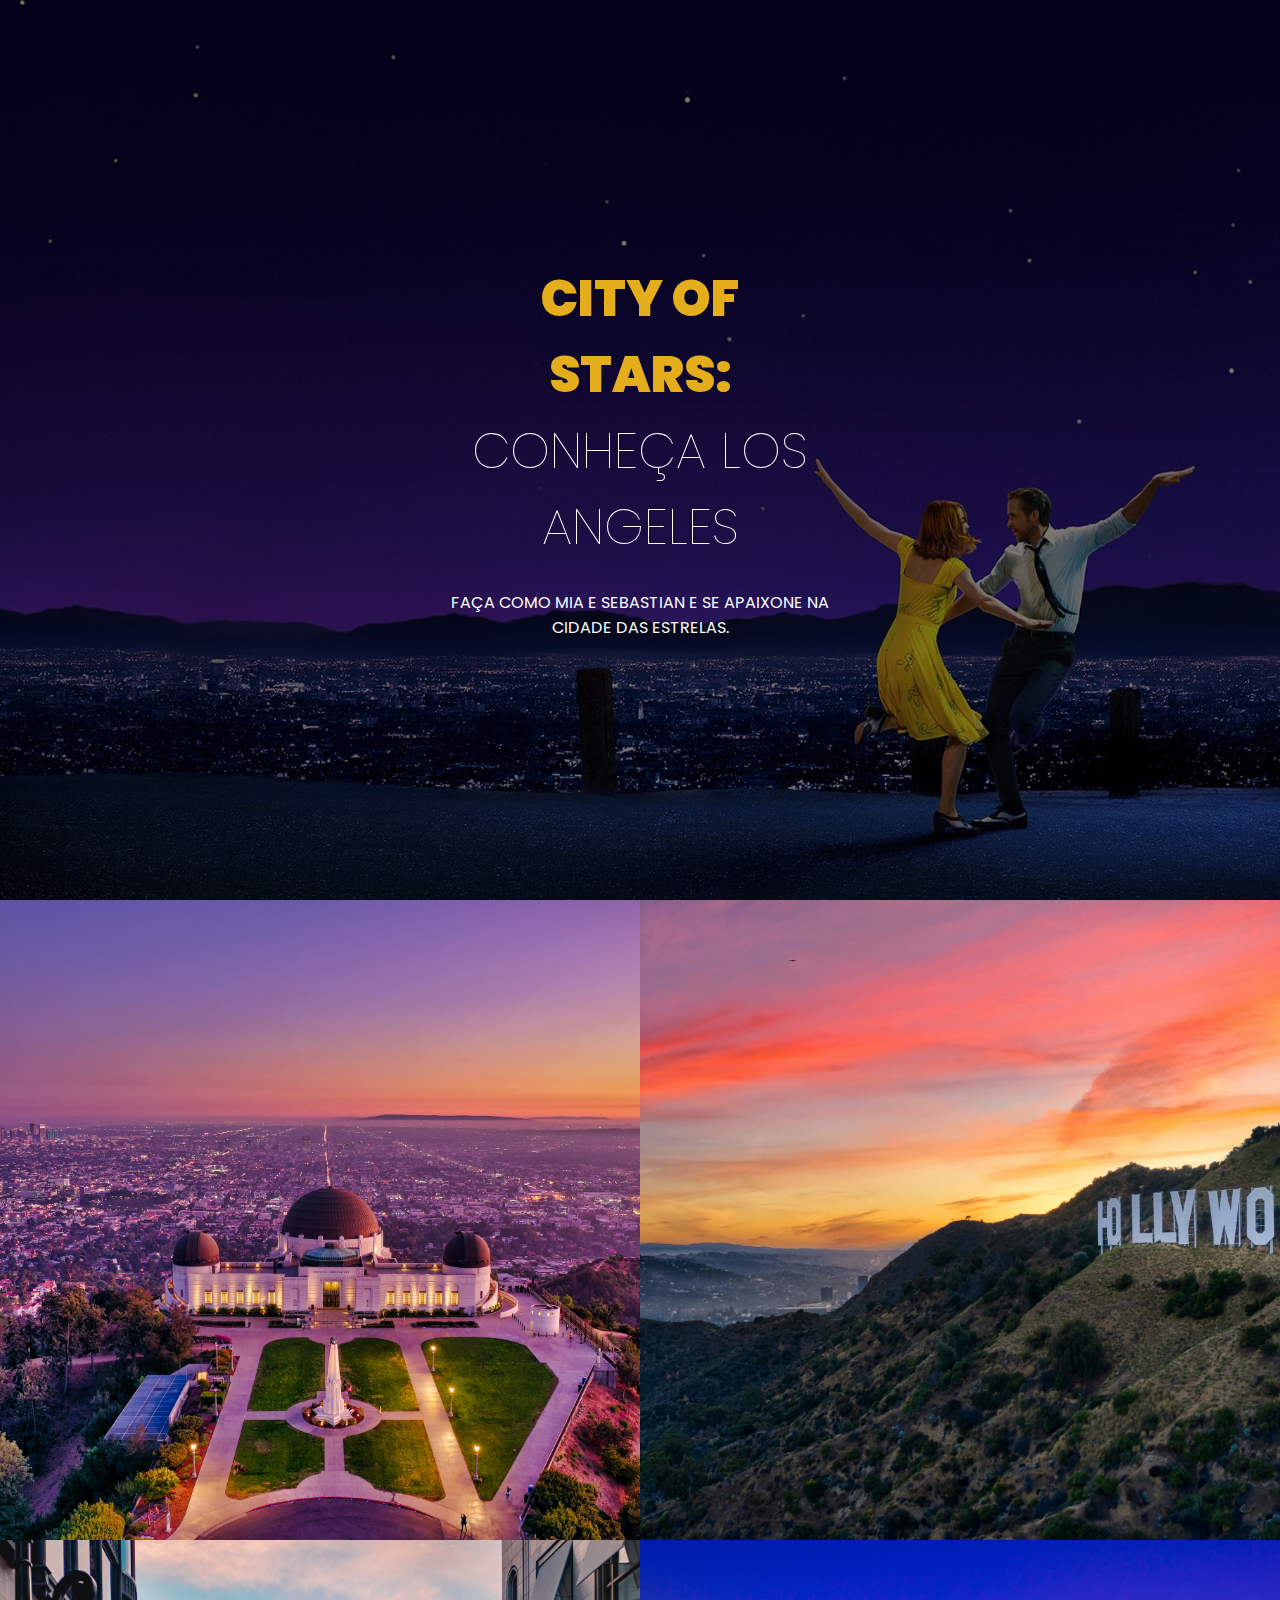
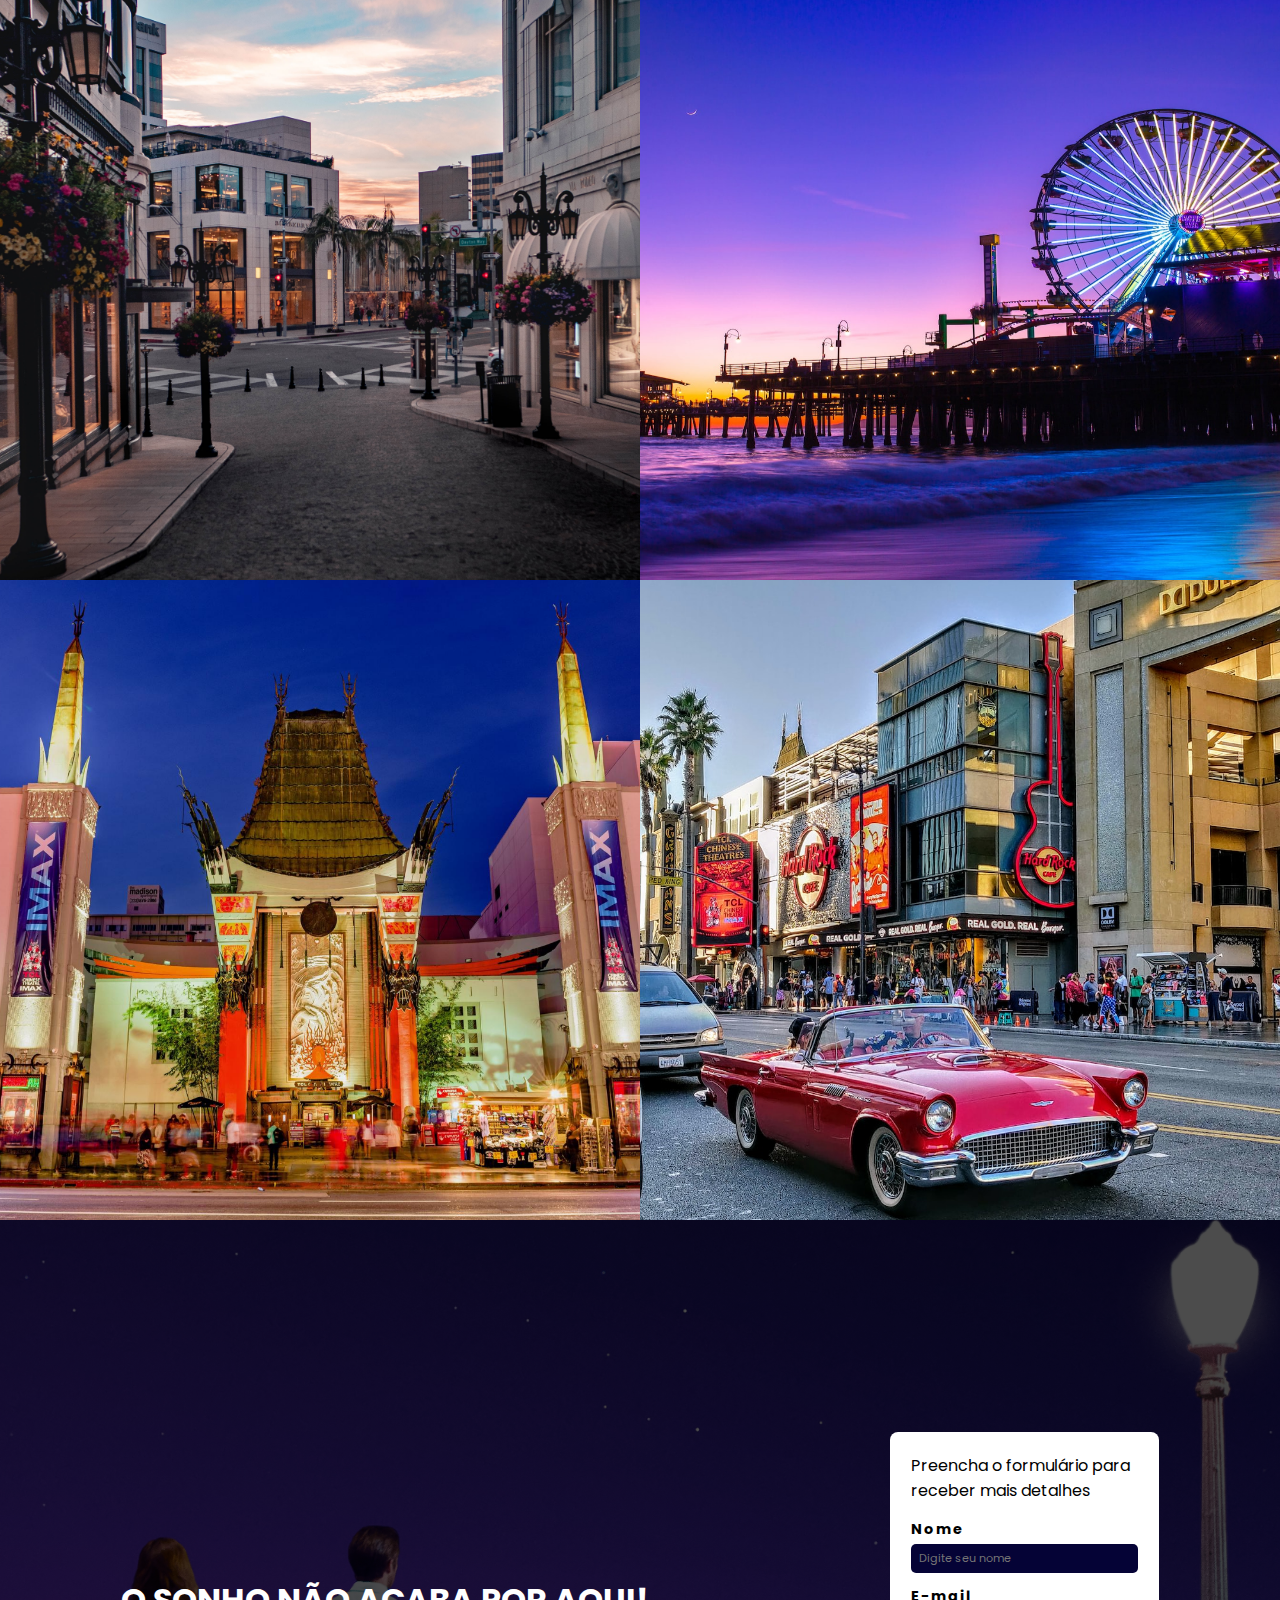
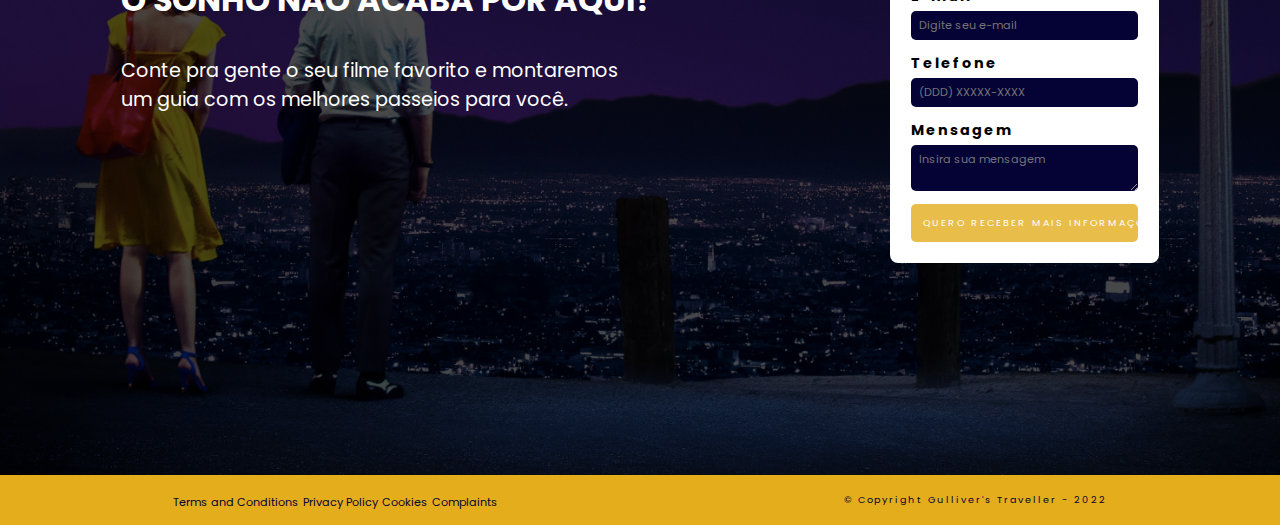
<file: index.html>
<!DOCTYPE html>
<html lang="pt-br">
<head>

    <meta charset="UTF-8">
    <meta http-equiv="X-UA-Compatible" content="IE=edge">
    <meta name="viewport" content="width=device-width, initial-scale=1.0">
    <link rel="stylesheet" type="text/css" href="css/style.css">
    <link rel="preconnect" href="https://fonts.gstatic.com">
	<link href="https://fonts.googleapis.com/css2?family=Poppins:wght@300&display=swap" rel="stylesheet">
	<title>Gulliver's Traveller</title>
	
</head>

<body>

	<div class="landing">
		
		<div class="heading">
			<h1>City of Stars:</h1>
			<h2>conheça Los Angeles</h2>
			<br>
			<p>Faça como Mia e Sebastian e se apaixone na cidade das estrelas.</p>
		</div>

	</div>

    <div class="grid">

        <div class="img-wrapper">
			<img class="blur" src="image/griffith.jpg">
			<div class="content fade">
				<h1 class="title">observatório griffith</h1>
				<p>
					Nada melhor do que observar as estrelas na cidade das estrelas
					<br>
					<a class="info" href="pages/griffith.html" target="_blank">Mais Informações</a>
				</p>
			</div>
		</div>

        <div class="img-wrapper">
			<img class="blur" src="image/hollywood_casa_dos_famosos.jpg">
			<div class="content fade">
				<h1 class="title">Letreiro de Hollywood</h1>
				<p>Faça uma caminhada e tire fotos com o letreiro mais famoso do mundo.
					<br>
					<a class="info" href="pages/hollywood.html" target="_blank">Mais Informações</a>
				</p>
			</div>
		</div>

        <div class="img-wrapper">
			<img class="blur" src="image/rodeo_drive.jpg">
			<div class="content fade">
				<h1 class="title">Rodeo Drive</h1>
				<p>Faça algumas comprinhas no mesmo local das estrelas de Hollywood
					<br>
					<a class="info" href="pages/rodeodrive.html" target="_blank">Mais Informações</a>
				</p>
			</div>
		</div>

        <div class="img-wrapper">
			<img class="blur" src="image/santa-monica.png">
			<div class="content fade">
				<h1 class="title">Píer Santa Mônica</h1>
				<p>Pegue uma prainha e se diverta num parque de diversões retrô
					<br>
					<a class="info" href="pages/santamonica.html" target="_blank">Mais Informações</a>
				</p>
			</div>
		</div>

        <div class="img-wrapper">
			<img class="blur" src="image/TCL-Chinese-Theater.png">
			<div class="content fade">
				<h1 class="title">TCL Chinese Theater</h1>
				<p>Coma uma pipoca e veja um filme na maior tela IMAX do mundo
					<br>
					<a class="info" href="pages/tcl.html" target="_blank">Mais Informações</a>
				</p>
			</div>
        </div>

        <div class="img-wrapper">
			<img class="blur" src="image/walkfame.jpeg">
			<div class="content fade">
				<h1 class="title">Calçada da Fama</h1>
				<p>Passeie ao longo das ruas Hollywood Boulevard e Vine Street e tire uma 
					foto com a estrela de um astro que você ame.
					<br>
					<a class="info" href="pages/walkfame.html" target="_blank">Mais Informações</a>
				</p>
			</div>
        </div>

      </div>

	
	<div class="event-subscription">

		<div class="disclaimer">
			<h1>O sonho não acaba por aqui!</h1>
			<p class="about-event">
			Conte pra gente o seu filme favorito e montaremos <br>
			um guia com os melhores passeios para você.
			</p>
		</div>

		<div class="subscription-form">

		  <p>Preencha o formulário para receber mais detalhes</p>

		  <form>

			<div class="form-group">
				<label for="name">Nome</label>
				<input type="text" placeholder="Digite seu nome" required/>
			</div>

			<div class="form-group">
				<label for="email">E-mail</label>
				<input type="email" placeholder="Digite seu e-mail" required/>
			</div>

			<div class="form-group">
				<label for="phone">Telefone</label>
				<input type="number" placeholder="(DDD) XXXXX-XXXX" min="0"/>
			</div>

			<div class="form-group">
				<label for="message">Mensagem</label>
				<textarea placeholder="Insira sua mensagem"></textarea>
			</div>

			<input type="submit" class="btn" value="Quero receber mais informações" />

		  </form>
		  
		</div>
		
	</div>

	<footer class="footer2">

		<div>
			<a href="#">Terms and Conditions</a>
			<a href="#">Privacy Policy</a>
			<a href="#">Cookies</a>
			<a href="#">Complaints</a>
		</div>

		<p>© Copyright Gulliver's Traveller - 2022</p>
	</footer>

</body>

</html>
</file>
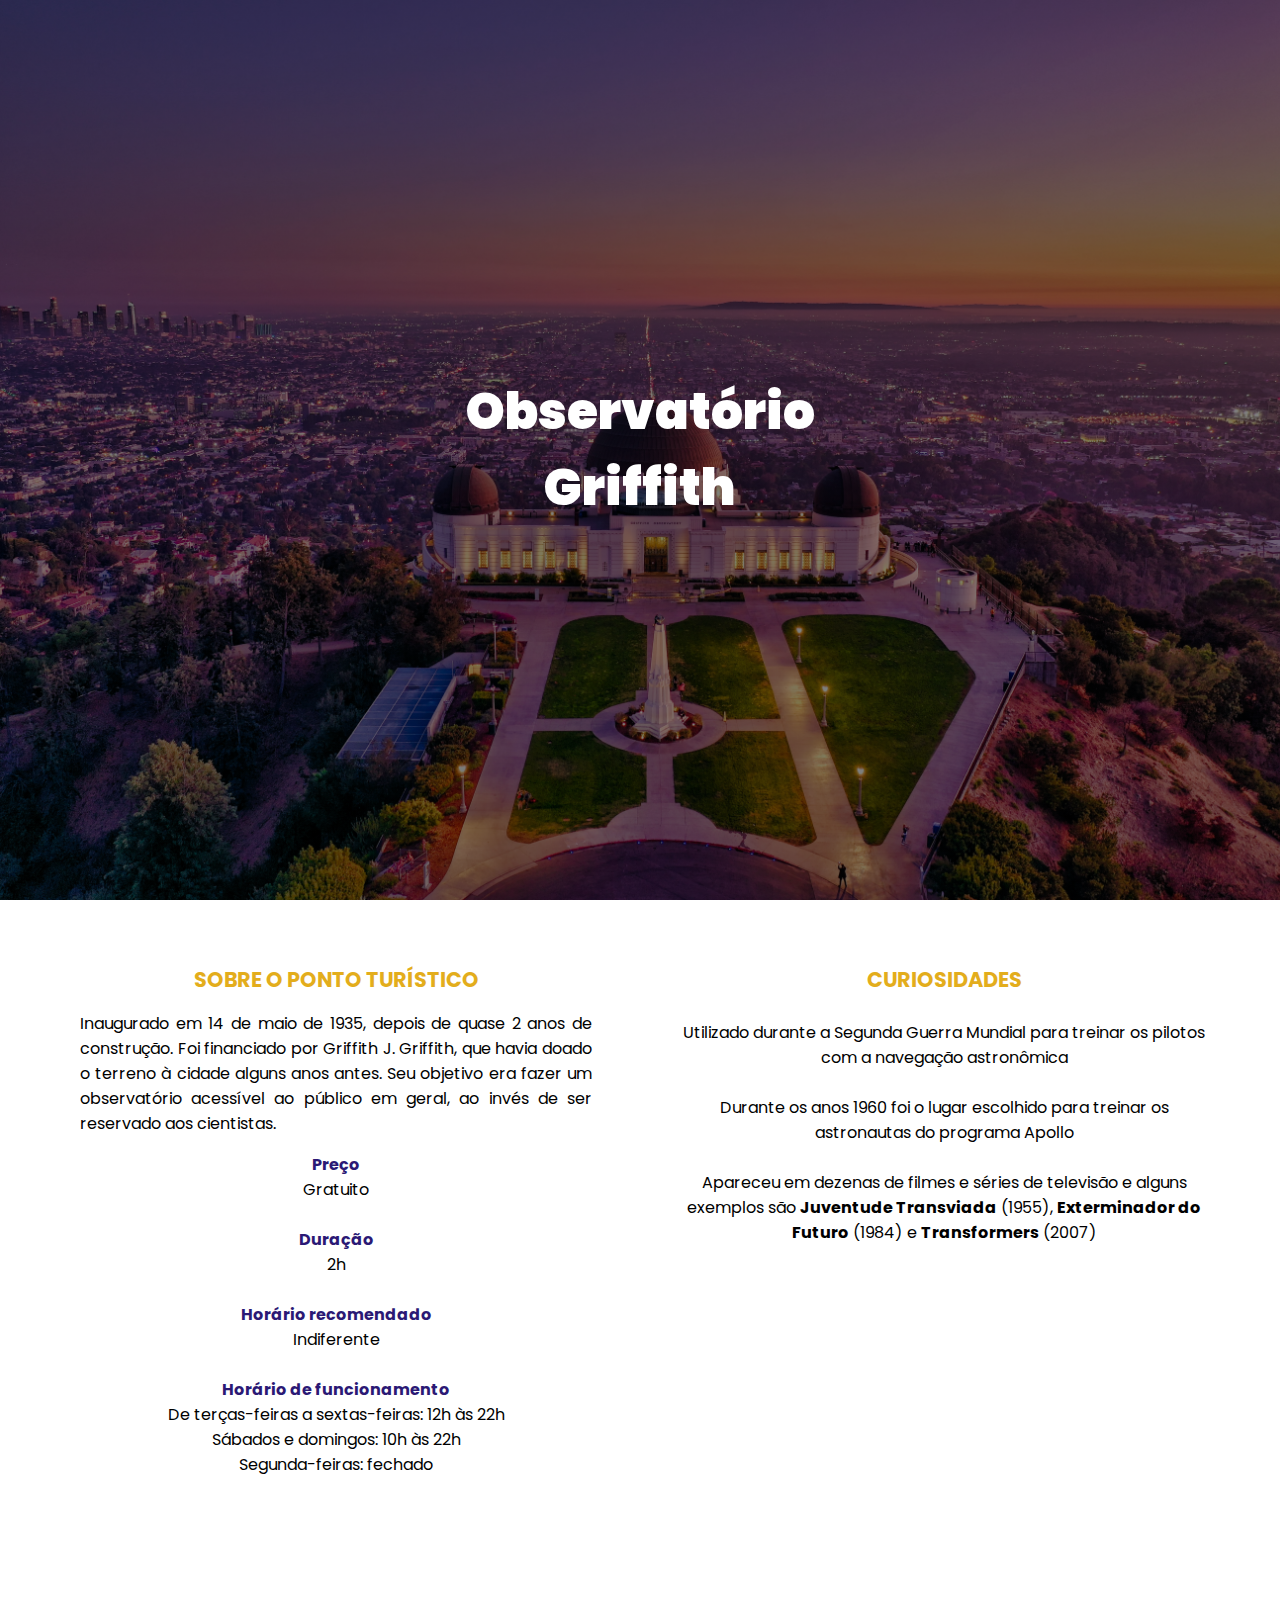
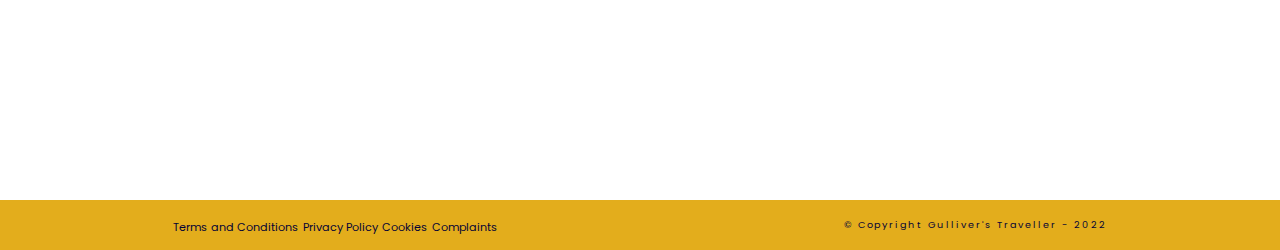
<file: pages/griffith.html>
<!DOCTYPE html>
<html lang="pt-br">
<head>

    <meta charset="UTF-8">
    <meta http-equiv="X-UA-Compatible" content="IE=edge">
    <meta name="viewport" content="width=device-width, initial-scale=1.0">
    <link rel="stylesheet" type="text/css" href="../css/griffith.css">
    <link rel="preconnect" href="https://fonts.gstatic.com">
	<link href="https://fonts.googleapis.com/css2?family=Poppins:wght@300&display=swap" rel="stylesheet">
	<title>Gulliver's Traveller - Observatório Griffith</title>
	
</head>

<body>

	<div class="body">
		<div class="heading">
			<h1>Observatório Griffith</h1>
		</div>
	</div>

	<div class="information">
		<div class="about">
			<h1>Sobre o Ponto Turístico</h1>
			<p>Inaugurado em 14 de maio de 1935, depois de quase 2 anos de construção. Foi financiado por Griffith J. Griffith, que havia doado o terreno à cidade alguns anos antes. Seu objetivo era fazer um observatório acessível ao público em geral, ao invés de ser reservado aos cientistas.
			</p>

		<ul>
			<li class="list"><h1>Preço</h1> Gratuito</li><br>
			<li class="list"><h1>Duração</h1>  2h</li><br>
			<li class="list"><h1>Horário recomendado</h1> Indiferente </li><br>
			<li class="list"><h1>Horário de funcionamento</h1>  De terças-feiras a sextas-feiras: 12h às 22h  <br>
				Sábados e domingos: 10h às 22h<br>
				Segunda-feiras: fechado
			</li>
		</ul>
		
		</div>

		<div class="about2">
			<h1>Curiosidades</h1><br>
			<ul>
				<li class="list">Utilizado durante a Segunda Guerra Mundial para treinar os pilotos com a navegação astronômica</li><br>
				<li class="list">Durante os anos 1960 foi o lugar escolhido para treinar os astronautas do programa Apollo</li><br>
				<li class="list">Apareceu em dezenas de filmes e séries de televisão e alguns exemplos são <b>Juventude Transviada</b> (1955), <b>Exterminador do Futuro</b> (1984) e <b>Transformers</b> (2007)</li>

			</ul>
		</div>
	</div>


	<footer class="footer2">
		<div>
			<a href="#">Terms and Conditions</a>
			<a href="#">Privacy Policy</a>
			<a href="#">Cookies</a>
			<a href="#">Complaints</a>
		</div>
		<p>© Copyright Gulliver's Traveller - 2022</p>
	</div>

</body>

</html>
</file>
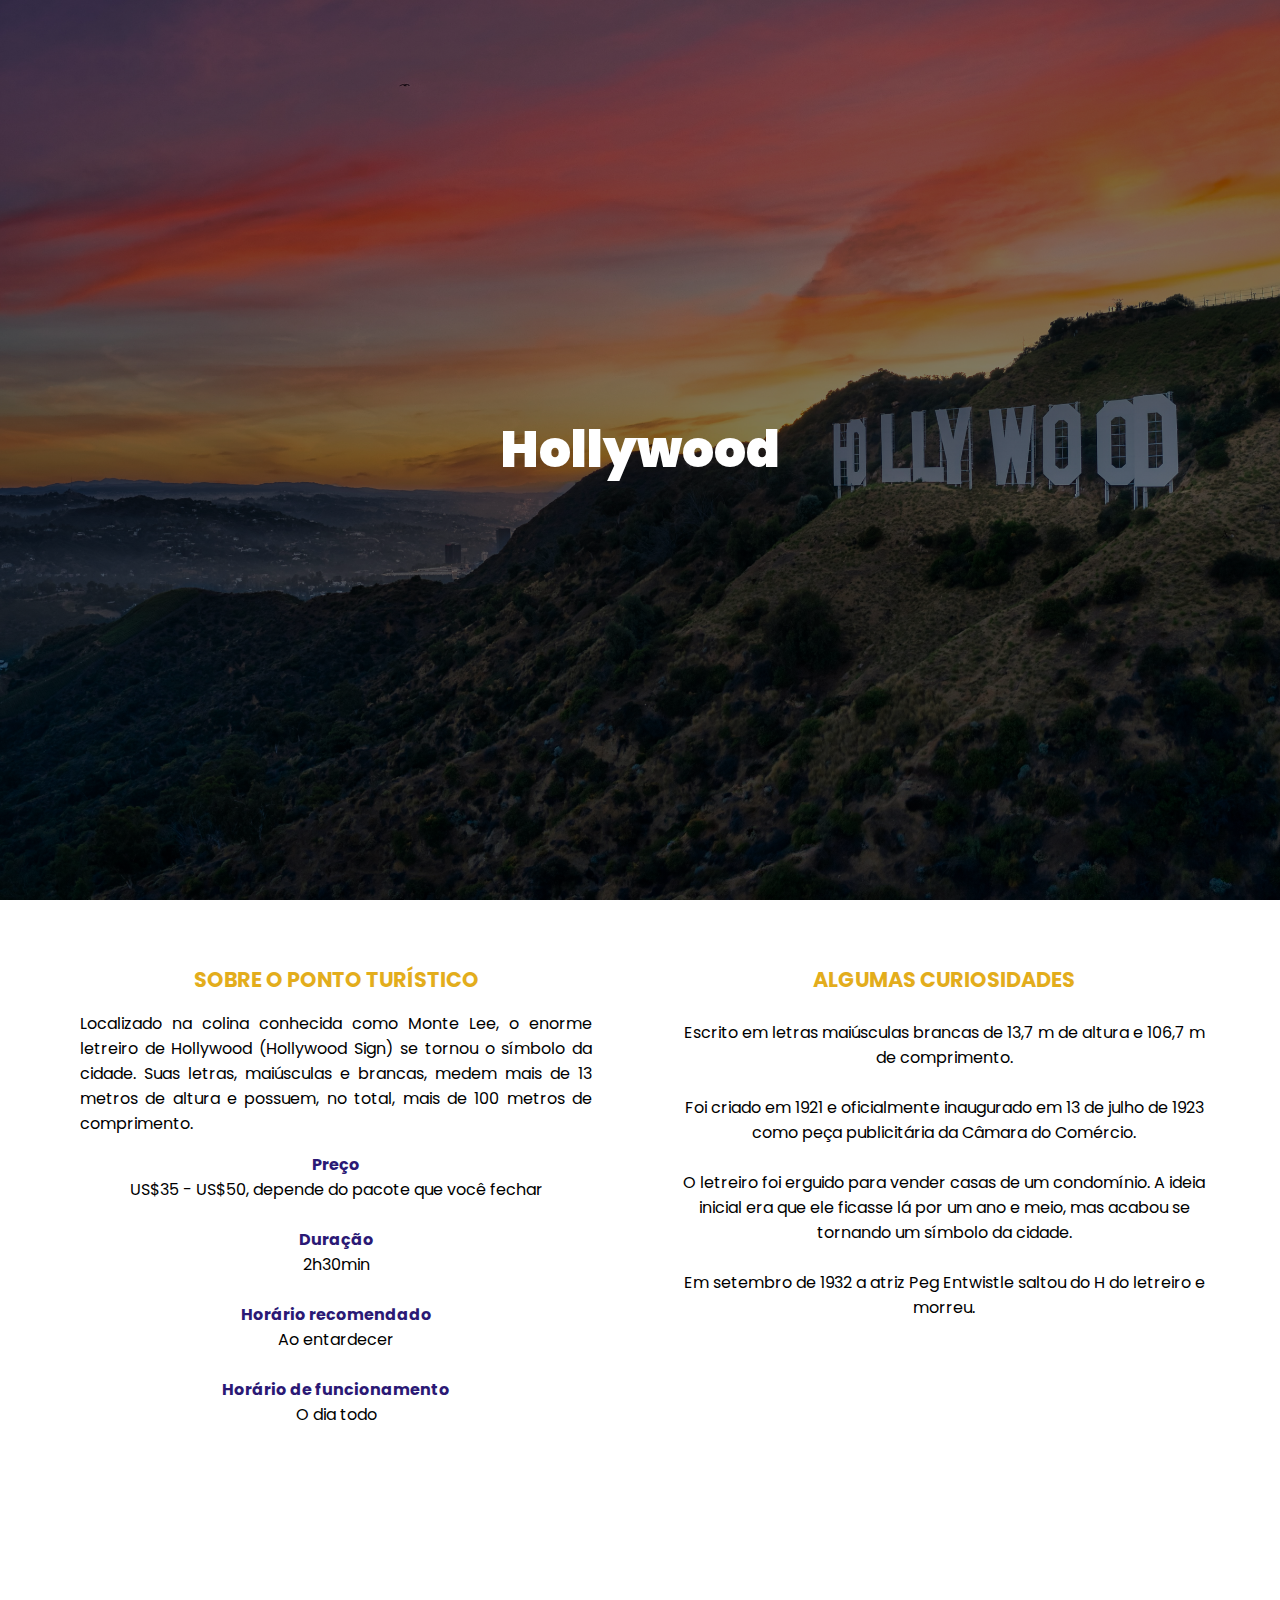
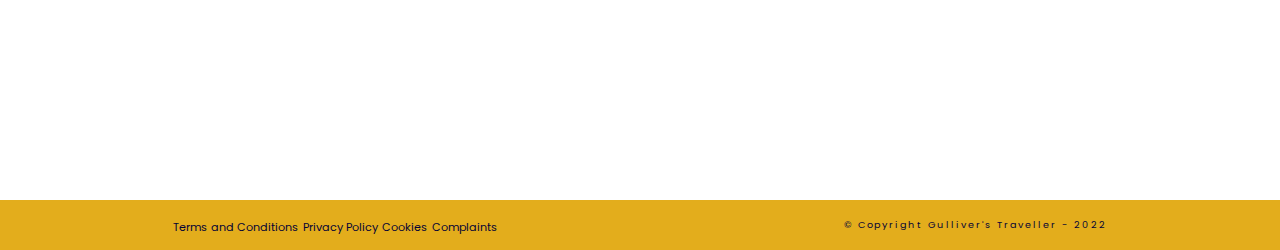
<file: pages/hollywood.html>
<!DOCTYPE html>
<html lang="pt-br">
<head>

    <meta charset="UTF-8">
    <meta http-equiv="X-UA-Compatible" content="IE=edge">
    <meta name="viewport" content="width=device-width, initial-scale=1.0">
    <link rel="stylesheet" type="text/css" href="../css/holywood.css">
    <link rel="preconnect" href="https://fonts.gstatic.com">
	<link href="https://fonts.googleapis.com/css2?family=Poppins:wght@300&display=swap" rel="stylesheet">
	<title>Gulliver's Traveller - Hollywood</title>
	
</head>

<body>

	<div class="body">
		<div class="heading">
			<h1>Hollywood</h1>
		</div>
	</div>

	<div class="information">
		<div class="about">
			<h1>Sobre o Ponto Turístico</h1>
			<p>Localizado na colina conhecida como Monte Lee, o enorme letreiro de Hollywood (Hollywood Sign) se tornou o símbolo da cidade. Suas letras, maiúsculas e brancas, medem mais de 13 metros de altura e possuem, no total, mais de 100 metros de comprimento.</p>
		
			<ul>
				<li class="list"><h1>Preço</h1> US$35 - US$50, depende do pacote que você fechar				</li><br>
				<li class="list"><h1>Duração</h1>  2h30min</li><br>
				<li class="list"><h1>Horário recomendado</h1>  Ao entardecer</li><br>
				<li class="list"><h1>Horário de funcionamento</h1>  O dia todo</li>
			</ul>
		
		</div>
		
		<div class="about2">
			<h1>Algumas curiosidades</h1>
			<br>

			<ul>
				<li class="list">Escrito em letras maiúsculas brancas de 13,7 m de altura e 106,7 m de comprimento.</li><br>
				<li class="list">Foi criado em 1921 e oficialmente inaugurado em 13 de julho de 1923 como peça publicitária da Câmara do Comércio.</li><br>
				<li class="list">O letreiro foi erguido para vender casas de um condomínio. A ideia inicial era que ele ficasse lá por um ano e meio, mas acabou se tornando um símbolo da cidade.</li><br>
				<li class="list">Em setembro de 1932 a atriz Peg Entwistle saltou do H do letreiro e morreu.</li><br>
			</ul>
		</div>
	</div>


	<footer class="footer2">
		<div>
			<a href="#">Terms and Conditions</a>
			<a href="#">Privacy Policy</a>
			<a href="#">Cookies</a>
			<a href="#">Complaints</a>
		</div>
		<p>© Copyright Gulliver's Traveller - 2022</p>
	</div>

</body>

</html>
</file>
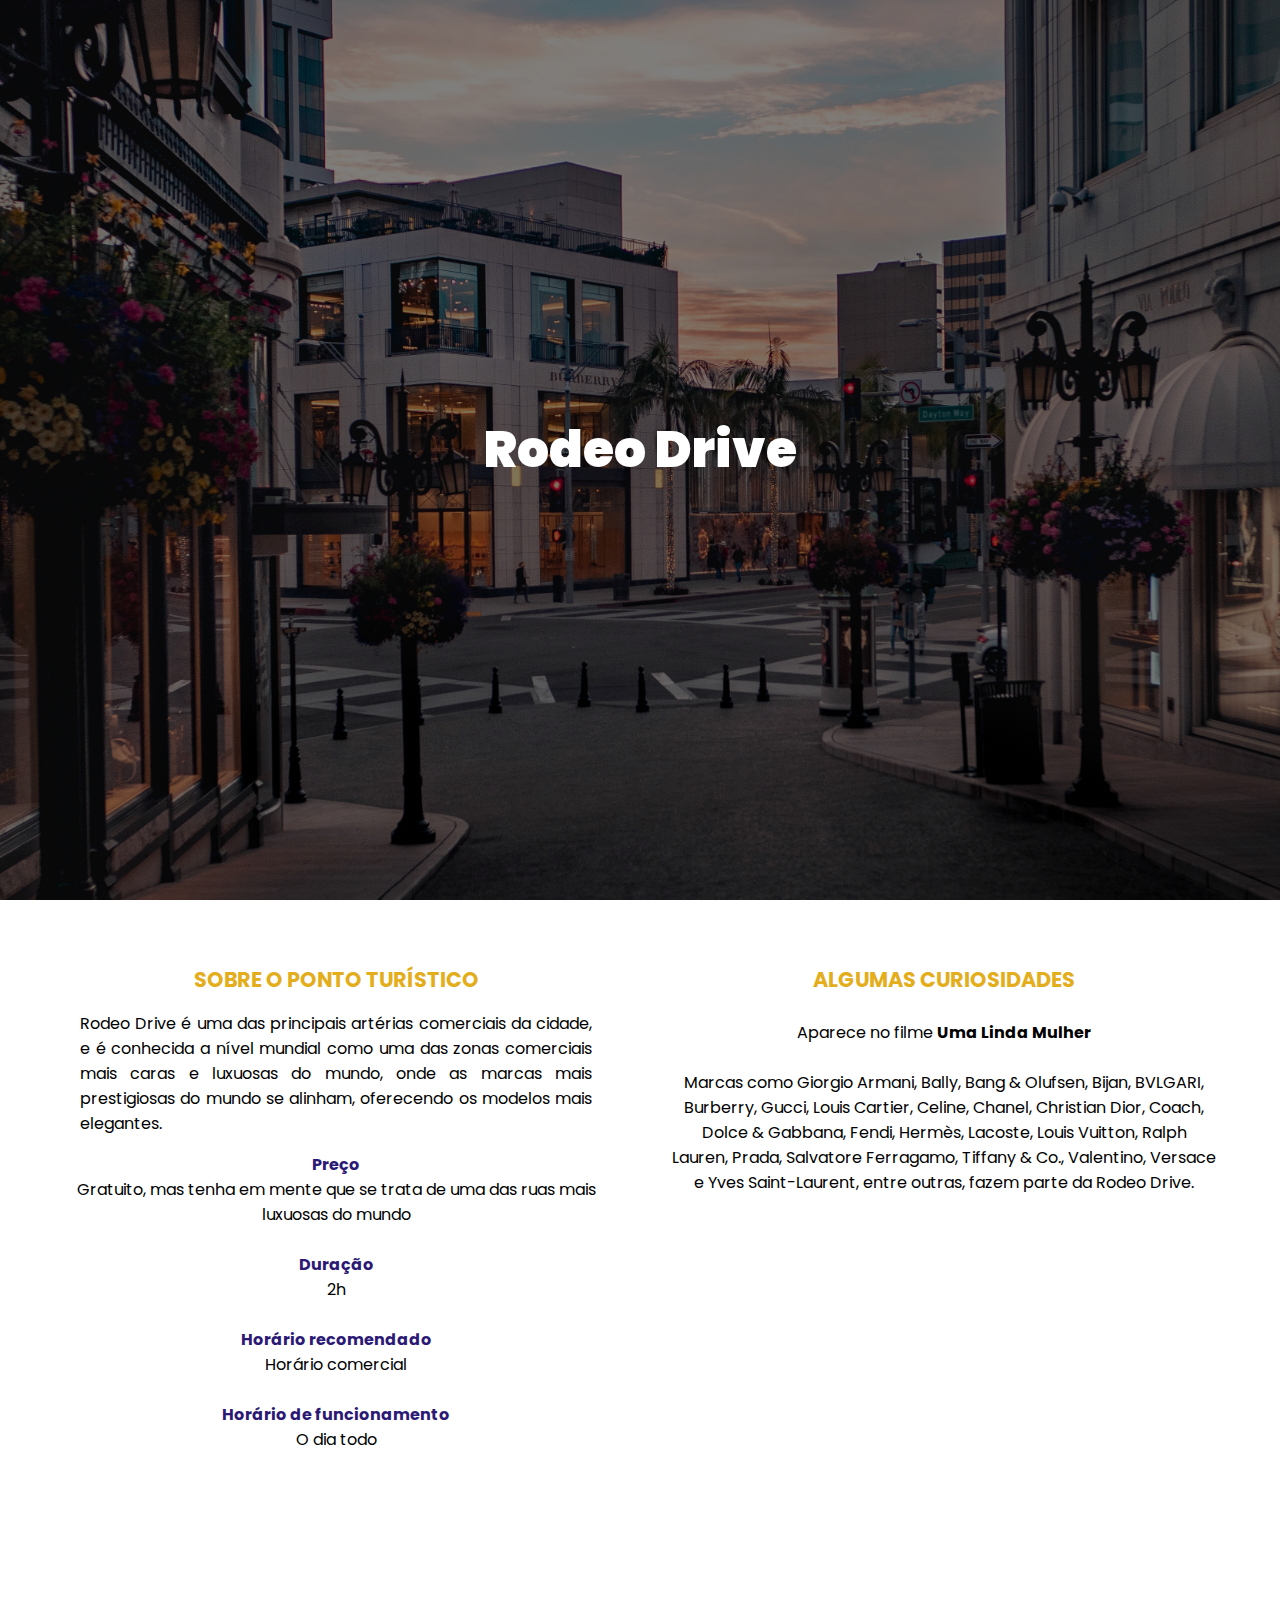
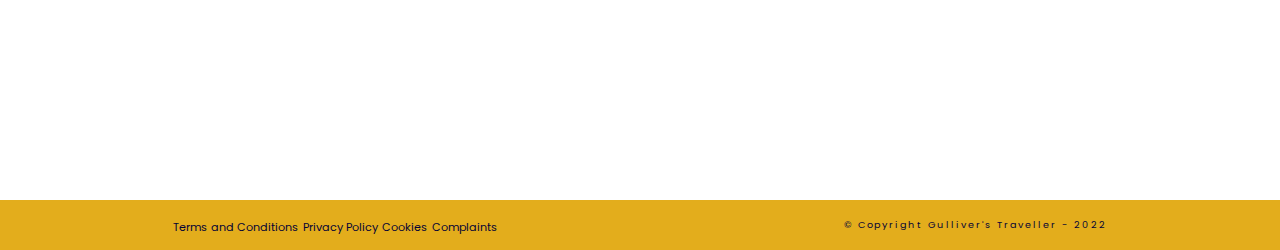
<file: pages/rodeodrive.html>
<!DOCTYPE html>
<html lang="pt-br">
<head>

    <meta charset="UTF-8">
    <meta http-equiv="X-UA-Compatible" content="IE=edge">
    <meta name="viewport" content="width=device-width, initial-scale=1.0">
    <link rel="stylesheet" type="text/css" href="../css/rodeodrive.css">
    <link rel="preconnect" href="https://fonts.gstatic.com">
	<link href="https://fonts.googleapis.com/css2?family=Poppins:wght@300&display=swap" rel="stylesheet">
	<title>Gulliver's Traveller - Rodeo Drive</title>
	
</head>

<body>

	<div class="body">
		<div class="heading">
			<h1>Rodeo Drive</h1>
		</div>
	</div>

	<div class="information">
		<div class="about">
			<h1>Sobre o Ponto Turístico</h1>
			<p>Rodeo Drive é uma das principais artérias comerciais da cidade, e é conhecida a nível mundial como uma das zonas comerciais mais caras e luxuosas do mundo, onde as marcas mais prestigiosas do mundo se alinham, oferecendo os modelos mais elegantes.</p>
			
			<ul>
				<li class="list"><h1>Preço</h1> Gratuito, mas tenha em mente que se trata de uma das ruas mais luxuosas do mundo</li><br>
				<li class="list"><h1>Duração</h1>  2h</li><br>
				<li class="list"><h1>Horário recomendado</h1>  Horário comercial</li><br>
				<li class="list"><h1>Horário de funcionamento</h1>  O dia todo</li>
			</ul>
		
		</div>
		
		<div class="about2">
			<h1>Algumas curiosidades</h1>
			<br>

			<ul>
				<li class="list">Aparece no filme <b>Uma Linda Mulher</b></li><br>
				<li class="list">Marcas como Giorgio Armani, Bally, Bang & Olufsen, Bijan, BVLGARI, Burberry, Gucci, Louis Cartier, Celine, Chanel, Christian Dior, Coach, Dolce & Gabbana, Fendi, Hermès, Lacoste, Louis Vuitton, Ralph Lauren, Prada, Salvatore Ferragamo, Tiffany & Co., Valentino, Versace e Yves Saint-Laurent, entre outras, fazem parte da Rodeo Drive.</li><br>
			</ul>
		</div>
	</div>


	<footer class="footer2">
		<div>
			<a href="#">Terms and Conditions</a>
			<a href="#">Privacy Policy</a>
			<a href="#">Cookies</a>
			<a href="#">Complaints</a>
		</div>
		<p>© Copyright Gulliver's Traveller - 2022</p>
	</div>

</body>

</html>
</file>
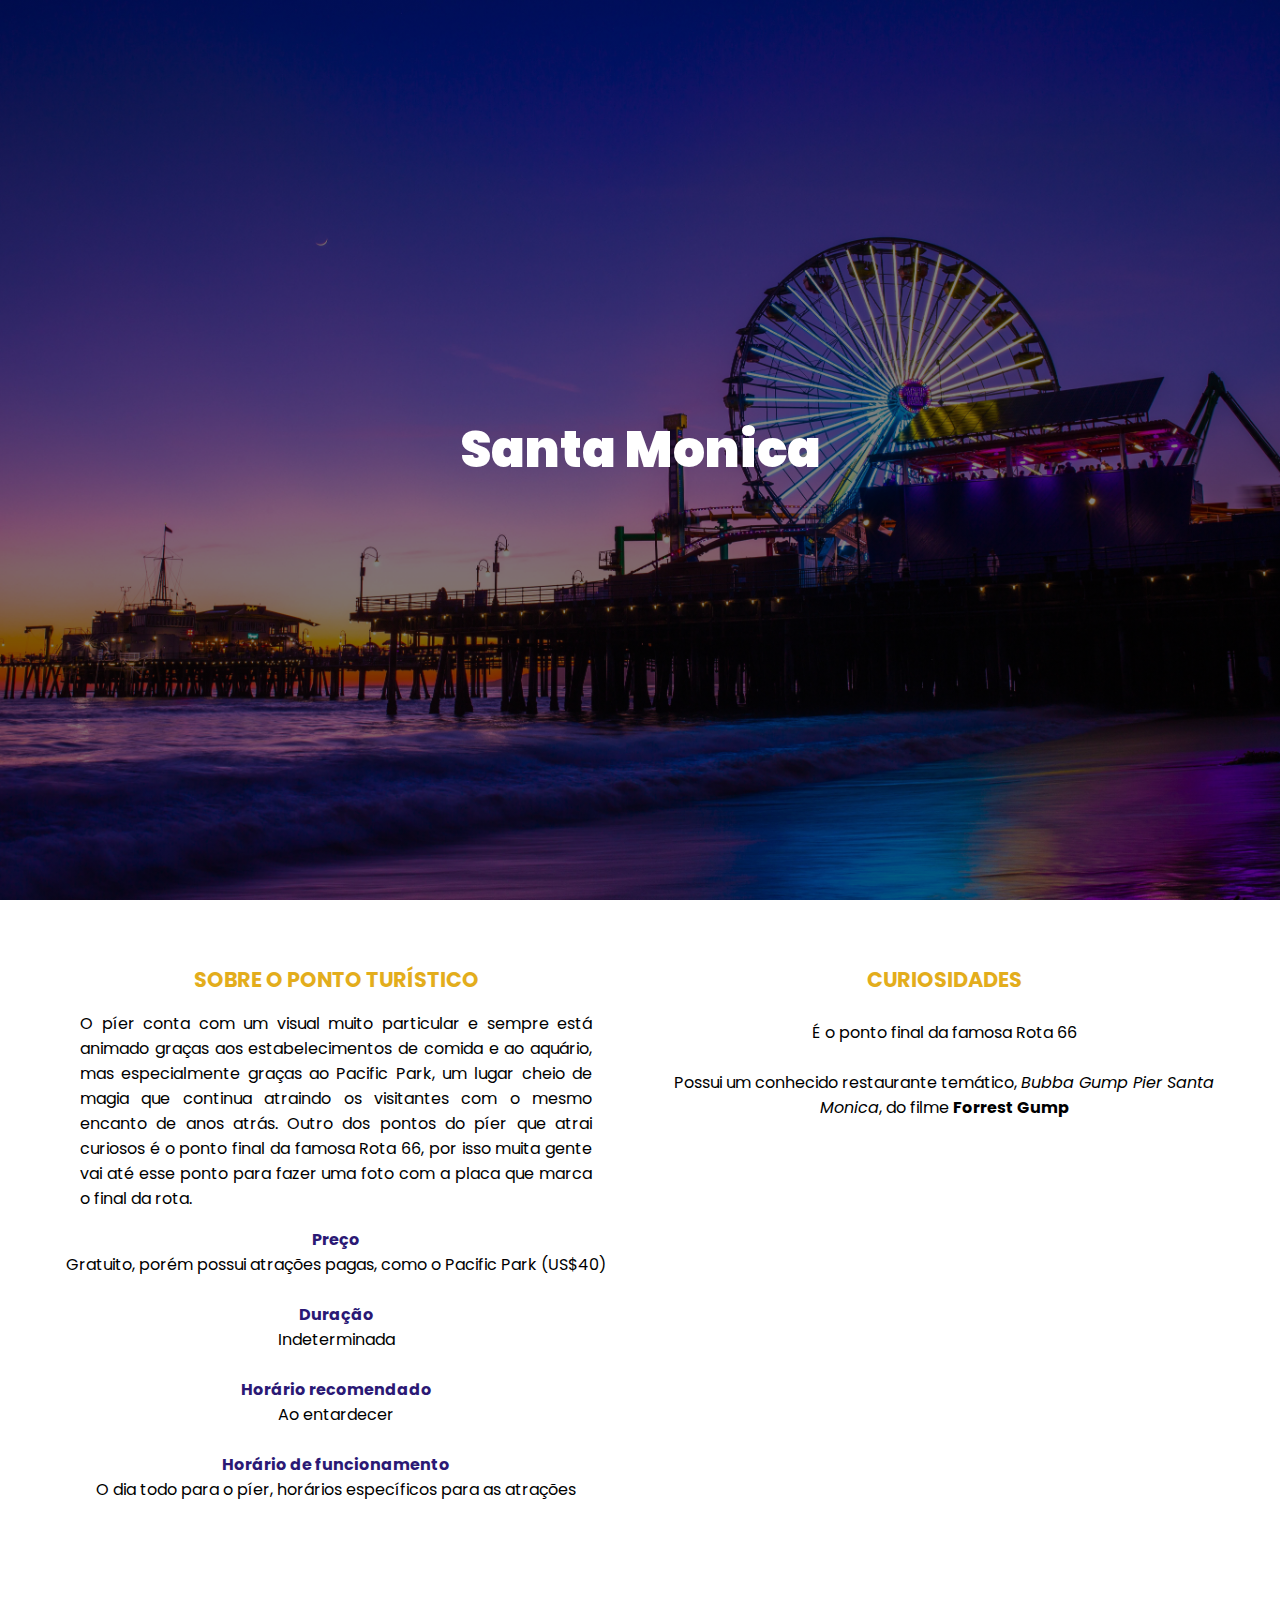
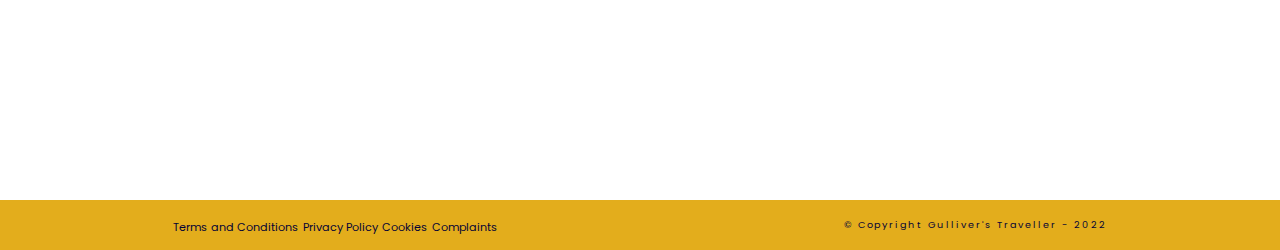
<file: pages/santamonica.html>
<!DOCTYPE html>
<html lang="pt-br">
<head>

    <meta charset="UTF-8">
    <meta http-equiv="X-UA-Compatible" content="IE=edge">
    <meta name="viewport" content="width=device-width, initial-scale=1.0">
    <link rel="stylesheet" type="text/css" href="../css/santamonica.css">
    <link rel="preconnect" href="https://fonts.gstatic.com">
	<link href="https://fonts.googleapis.com/css2?family=Poppins:wght@300&display=swap" rel="stylesheet">
	<title>Gulliver's Traveller - Píer de Santa Monica</title>
	
</head>

<body>

	<div class="body">
		<div class="heading">
			<h1>Santa Monica</h1>
		</div>
	</div>

	<div class="information">
		<div class="about">
			<h1>Sobre o Ponto Turístico</h1>
			<p>O píer conta com um visual muito particular e sempre está animado graças aos estabelecimentos de comida e ao aquário, mas especialmente graças ao Pacific Park, um lugar cheio de magia que continua atraindo os visitantes com o mesmo encanto de anos atrás. Outro dos pontos do píer que atrai curiosos é o ponto final da famosa Rota 66, por isso muita gente vai até esse ponto para fazer uma foto com a placa que marca o final da rota.</p>
			
			<ul>
				<li class="list"><h1>Preço</h1> Gratuito, porém possui atrações pagas, como o Pacific Park (US$40)</li><br>
				<li class="list"><h1>Duração</h1>  Indeterminada</li><br>
				<li class="list"><h1>Horário recomendado</h1>  Ao entardecer</li><br>
				<li class="list"><h1>Horário de funcionamento</h1>  O dia todo para o píer, horários específicos para as atrações</li>
			</ul>
		
		</div>
		
		<div class="about2">
			<h1>Curiosidades</h1><br>
			<ul>
				<li class="list">É o ponto final da famosa Rota 66</li><br>
				<li class="list">Possui um conhecido restaurante temático, <i>Bubba Gump Pier Santa Monica</i>, do filme <b>Forrest Gump</b></li>
			</ul>
		</div>
	</div>


	<footer class="footer2">
		<div>
			<a href="#">Terms and Conditions</a>
			<a href="#">Privacy Policy</a>
			<a href="#">Cookies</a>
			<a href="#">Complaints</a>
		</div>
		<p>© Copyright Gulliver's Traveller - 2022</p>
	</div>

</body>

</html>
</file>
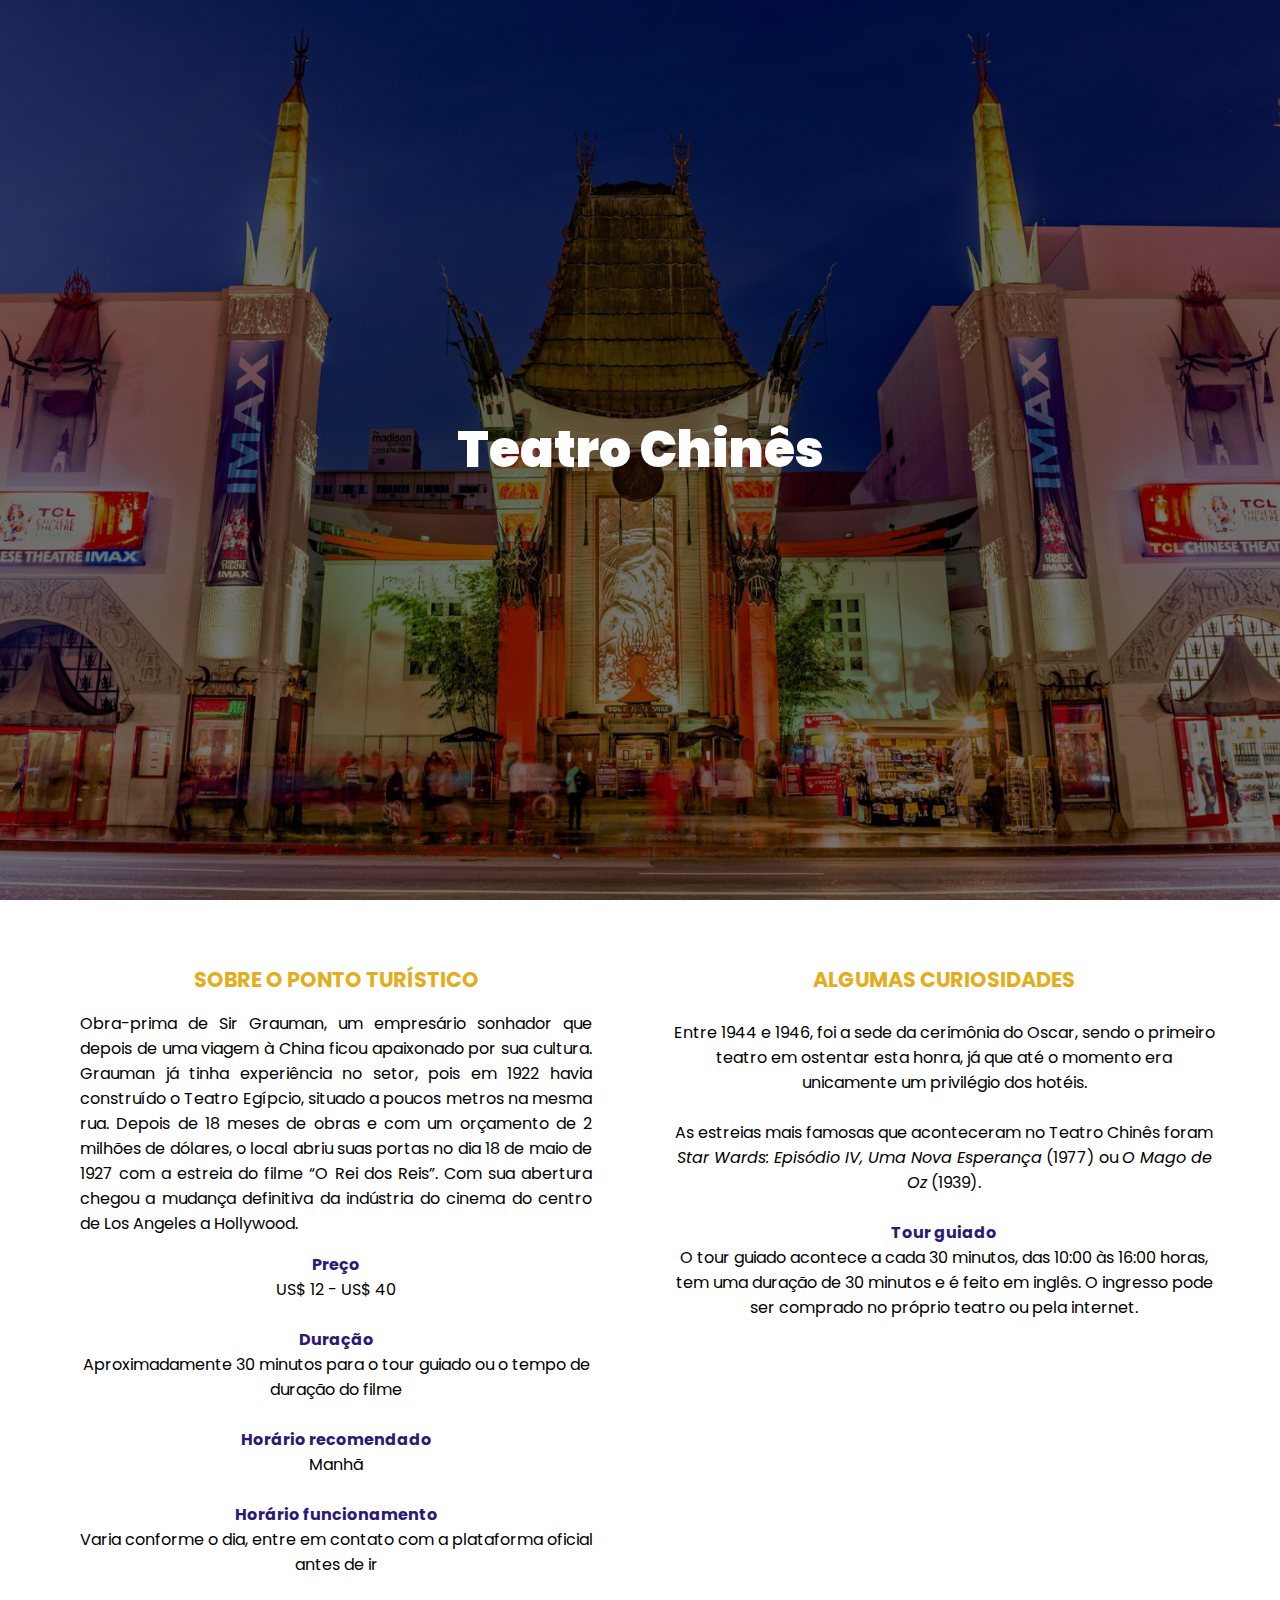
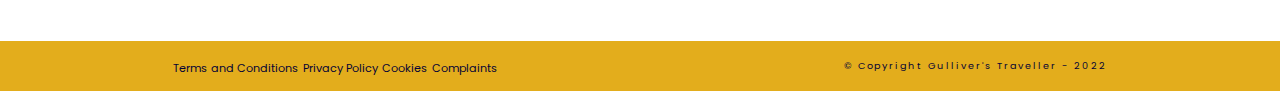
<file: pages/tcl.html>
<!DOCTYPE html>
<html lang="pt-br">
<head>

    <meta charset="UTF-8">
    <meta http-equiv="X-UA-Compatible" content="IE=edge">
    <meta name="viewport" content="width=device-width, initial-scale=1.0">
    <link rel="stylesheet" type="text/css" href="../css/tcl.css">
    <link rel="preconnect" href="https://fonts.gstatic.com">
	<link href="https://fonts.googleapis.com/css2?family=Poppins:wght@300&display=swap" rel="stylesheet">
	<title>Gulliver's Traveller - Teatro Chinês</title>
	
</head>

<body>

	<div class="body">
		<div class="heading">
			<h1>Teatro Chinês</h1>
		</div>
	</div>

	<div class="information">
		<div class="about">
			<h1>Sobre o Ponto Turístico</h1>
			<p>Obra-prima de Sir Grauman, um empresário sonhador que depois de uma viagem à China ficou apaixonado por sua cultura. 
				Grauman já tinha experiência no setor, pois em 1922 havia construído o Teatro Egípcio, situado a poucos metros na mesma rua.
				Depois de 18 meses de obras e com um orçamento de 2 milhões de dólares, 
				o local abriu suas portas no dia 18 de maio de 1927 com a estreia do filme “O Rei dos Reis”. 
				Com sua abertura chegou a mudança definitiva da indústria do cinema do centro de Los Angeles a Hollywood.
			</p>

			<ul>
				<li class="list"><h1>Preço</h1> US$ 12 - US$ 40</li><br>
				<li class="list"><h1>Duração</h1> Aproximadamente 30 minutos para o tour guiado ou o tempo de duração do filme</li><br>
				<li class="list"><h1>Horário recomendado</h1> Manhã</li><br>
				<li class="list"><h1>Horário funcionamento</h1> Varia conforme o dia, entre em contato com a plataforma oficial antes de ir</li>
			</ul>
		</div>

		<div class="about2">
			<h1>Algumas curiosidades</h1>
			<br>

			<ul>
				<li class="list">Entre 1944 e 1946, foi a sede da cerimônia do Oscar, sendo o primeiro teatro em ostentar esta honra, já que até o momento era unicamente um privilégio dos hotéis.</li><br>
				<li class="list">As estreias mais famosas que aconteceram no Teatro Chinês foram <i>Star Wards: Episódio IV, Uma Nova Esperança</i> (1977) ou <i>O Mago de Oz</i> (1939).</li><br>
				<li class="list"><h1>Tour guiado</h1>
					O tour guiado acontece a cada 30 minutos, das 10:00 às 16:00 horas, tem uma duração de 30 minutos e é 
					feito em inglês. O ingresso pode ser comprado no próprio teatro ou pela internet.</li>
			</ul>
		</div>
	</div>


	<footer class="footer2">
		<div>
			<a href="#">Terms and Conditions</a>
			<a href="#">Privacy Policy</a>
			<a href="#">Cookies</a>
			<a href="#">Complaints</a>
		</div>
		<p>© Copyright Gulliver's Traveller - 2022</p>
	</div>

</body>

</html>
</file>
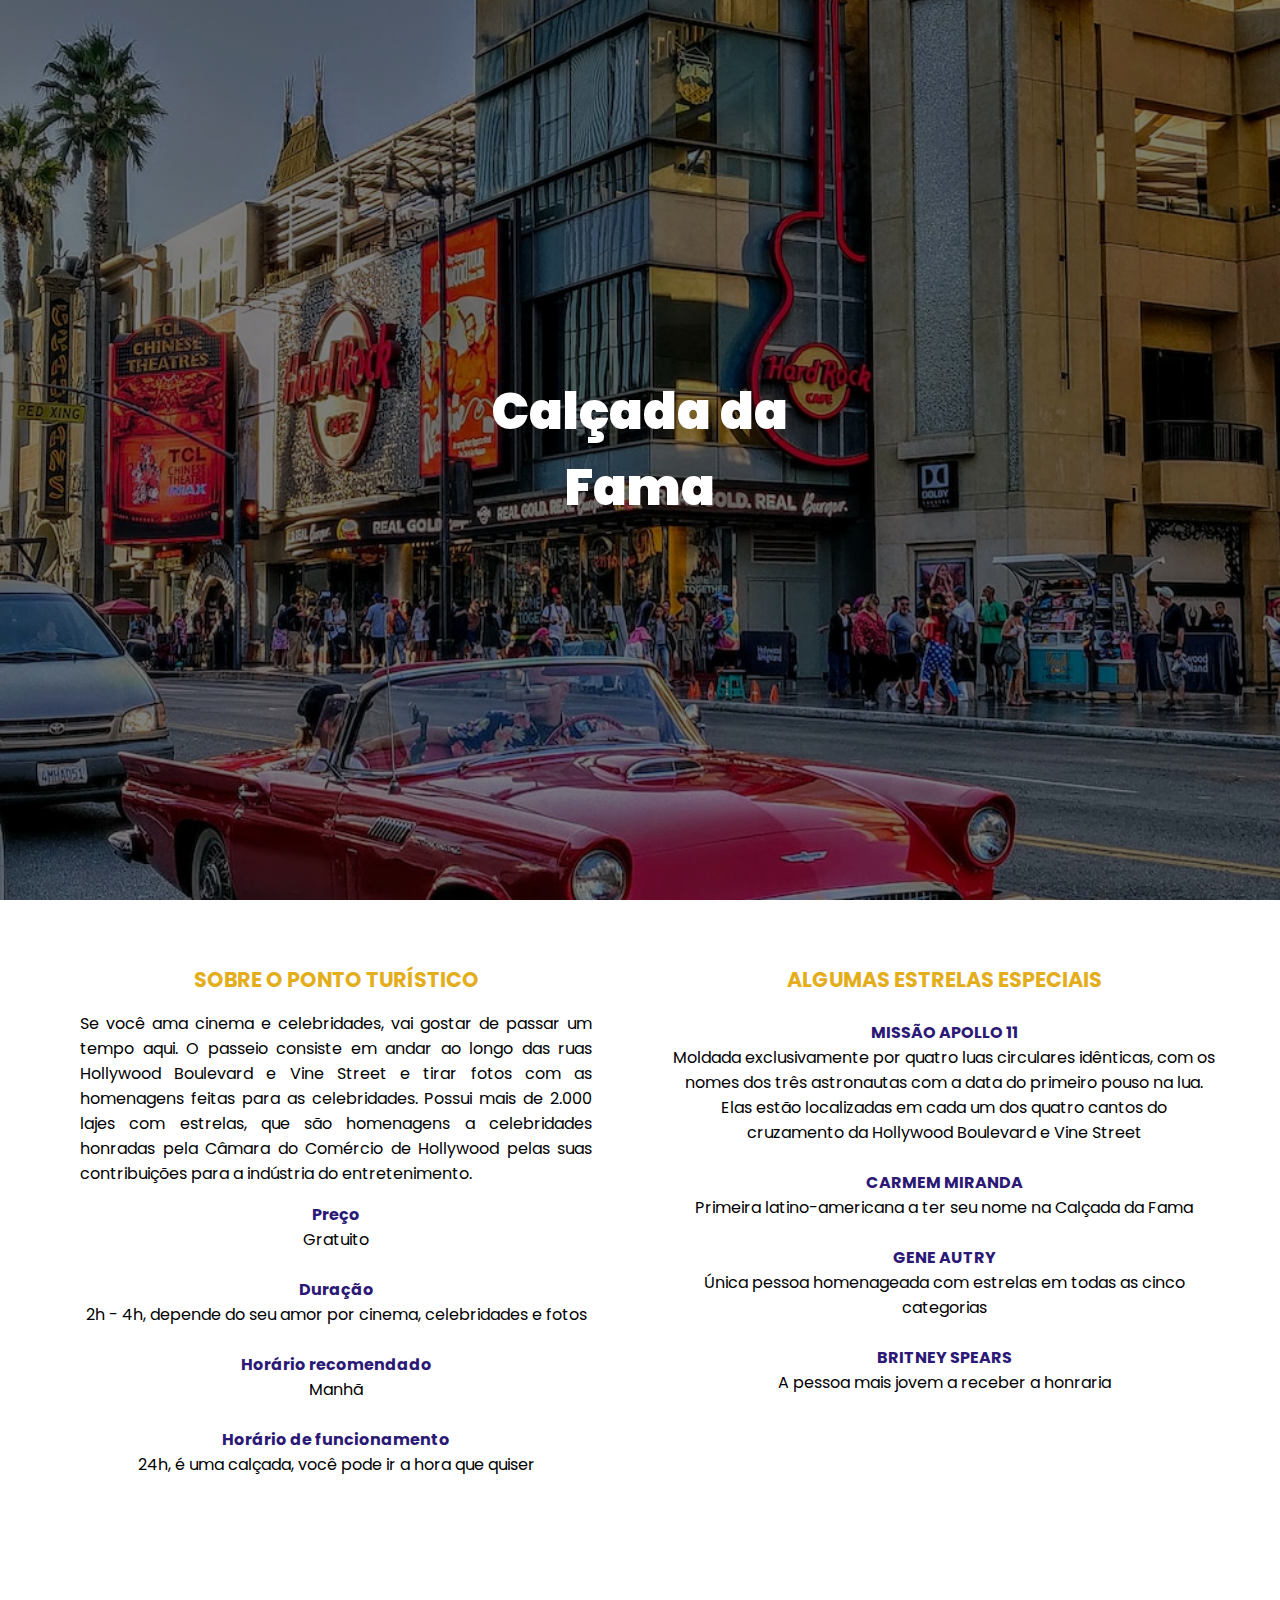
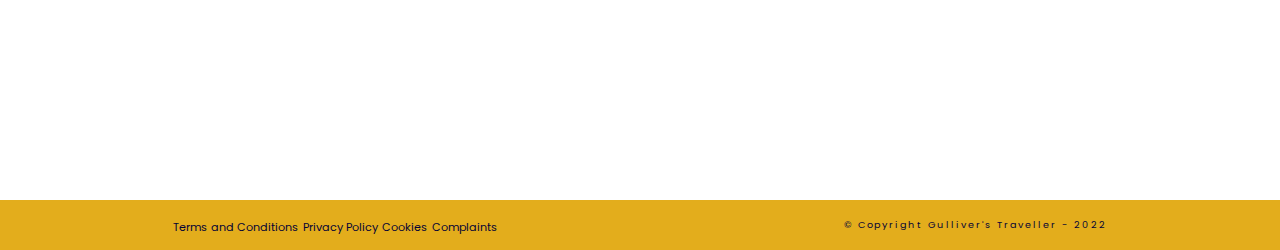
<file: pages/walkfame.html>
<!DOCTYPE html>
<html lang="pt-br">
<head>

    <meta charset="UTF-8">
    <meta http-equiv="X-UA-Compatible" content="IE=edge">
    <meta name="viewport" content="width=device-width, initial-scale=1.0">
    <link rel="stylesheet" type="text/css" href="../css/walkfame.css">
    <link rel="preconnect" href="https://fonts.gstatic.com">
	<link href="https://fonts.googleapis.com/css2?family=Poppins:wght@300&display=swap" rel="stylesheet">
	<title>Gulliver's Traveller - Calçada da Fama</title>
	
</head>

<body>

	<div class="body">
		<div class="heading">
			<h1>Calçada da Fama</h1>
		</div>
	</div>

	<div class="information">
		<div class="about">
			<h1>Sobre o Ponto Turístico</h1>
			<p>Se você ama cinema e celebridades, vai gostar de passar um tempo aqui. O passeio consiste em andar ao longo das ruas 
				Hollywood Boulevard e Vine Street e tirar fotos com as homenagens feitas para as celebridades. 
				Possui mais  de 2.000 lajes com estrelas, que são homenagens a celebridades honradas pela Câmara do Comércio de Hollywood 
				pelas suas contribuições para a indústria do entretenimento.
			</p>

			<ul>
				<li class="list"><h1>Preço</h1> Gratuito</li><br>
				<li class="list"><h1>Duração</h1>  2h - 4h, depende do seu amor por cinema, celebridades e fotos</li><br>
				<li class="list"><h1>Horário recomendado</h1>  Manhã</li><br>
				<li class="list"><h1>Horário de funcionamento</h1>  24h, é uma calçada, você pode ir a hora que quiser</li>
			</ul>
		</div>

		<div class="about2">
			<h1>Algumas Estrelas Especiais</h1><br> 

			<ul>
				<li class="list"><h1>MISSÃO APOLLO 11</h1> 
					Moldada exclusivamente por quatro luas circulares idênticas, com os nomes dos três astronautas com a 
					data do primeiro pouso na lua. Elas estão localizadas em cada um dos quatro cantos do cruzamento da Hollywood Boulevard 
					e Vine Street</li><br>
				<li class="list"><h1>CARMEM MIRANDA</h1> 
					Primeira latino-americana a ter seu nome na Calçada da Fama</li><br>
				<li class="list"><h1>GENE AUTRY</h1> 
					Única pessoa homenageada com estrelas em todas as cinco categorias</li><br>
				<li class="list"><h1>BRITNEY SPEARS</h1>
					A pessoa mais jovem a receber a honraria</li>
			</ul>
		</div>
	</div>


	<footer class="footer2">
		<div>
			<a href="#">Terms and Conditions</a>
			<a href="#">Privacy Policy</a>
			<a href="#">Cookies</a>
			<a href="#">Complaints</a>
		</div>
		<p>© Copyright Gulliver's Traveller - 2022</p>
	</div>

</body>

</html>
</file>
<file: css/style.css>
*{  
  /**scroll-behavior: smooth;**/
	padding: 0px;
	margin: 0px;
	box-sizing: border-box;
	list-style: none;
	font-family: 'Poppins', sans-serif;
}

:root {
    --primary: #E3AD1C;
    --secondary: #2B1975;
    --text-color: #fff;
    --text-secondary: #000;
    --text-tertiary: #050336;
  }
  

/** style da div
    landing
**/

.landing {
  align-items: center;
  background-image: linear-gradient(rgba(0,0,0,0.50),rgba(0,0,0,0.50)), url(../image/background-1.jpg);
  background-position: center;
  background-size: cover;
  display: flex;
  justify-content: space-around;
  width: 100%;
  height: 100vh;
}

.landing .heading {
  color: #fff;
	text-align: center;
  width: 30%;

}

.landing .heading h1 {
  color: #E3AD1C;
  font-size: 50px;
  font-weight: 900;
  text-transform: uppercase;
}

.landing .heading h2 {
  font-size: 50px;
  font-weight: 100;
  text-transform: uppercase;
}

.landing .heading p {
  text-transform: uppercase;
}


/** ---------------------------------------------------------------------------------- **/

/**
  style da div 
  event-subscription
**/

.event-subscription {
  background-image: linear-gradient(rgba(0, 0, 0, 0.7),rgba(0,0,0,0.70)), url(../image/background-3.jpg);
  background-position: center;
  background-size: cover;
  height: 95vh;
  display: flex;
  justify-content: space-around;
  align-items: center;
}

.disclaimer h1 {
  color: #ffffff;
  font-weight: bold;
  font-size: 2em;
  margin-bottom: 1em;
  max-width: 800px;
  text-transform: uppercase;
}

.disclaimer p {
  color: #fff;
  font-size: 1.2em;
  margin-bottom: 0.3em;
}

.subscription-form {
  padding: 1.3em;
  max-width: 21%;
  background-color:#fff;
  border-radius: 0.5em;
}

.subscription-form p {
  font-size: 1em;
  color: var(--text-secondary);
  margin-bottom: 1em;
}

.form-group {
  display: flex;
  flex-direction: column;
  margin-bottom: 0.8em;
}

.form-group label {
  color: #000;
  font-size: 0.9rem;
  letter-spacing: 2px;
  margin-bottom: 0.3em;
  font-weight: bold;
}

.form-group input,
.form-group select,
textarea {
  color:#fff;
  font-size: 0.7rem;
  padding: 6px 8px;
  background-color: #050336;
  border-radius: 5px;
  border: none;
  outline: none;
}

textarea {
height: 40%;
max-width: 100%;
}

.btn {
  background-color: var(--primary);
  color: rgb(255, 255, 255);
  font-size: 0.6rem;
  letter-spacing: 2px;
  border-radius: 5px;
  text-transform: uppercase;
  width: 100%;
  padding: 12px;
  border: none;
  cursor: pointer;
  opacity: 0.8;
}

.btn:hover {
  opacity: 1;
}

/** ---------------------------------------------------------------------------------- **/


/**
  style da div
  tours
**/

.grid {
  display: grid;
  grid-template-columns: repeat(auto-fit, minmax(480px, 1fr));
}

.img-wrapper {
  position: relative;
  overflow: hidden;
}

.img-wrapper > img {
  display: block; 
  width: 100%;
  aspect-ratio: 1 / 1;
  object-fit: cover;
  object-position: center;
}

.img-wrapper > .content{
  font-family: 'Poppins', sans-serif;
  position: absolute;
  inset: 0;
  font-size: 2rem;
  padding: 1rem;
  background: #2B1975;
  display: flex;
  justify-content: center;
  align-items: center;
}

.img-wrapper > img,
.img-wrapper > .content {
  transition: 200ms ease-in-out;
}

.img-wrapper:hover > img.blur {
  filter: blur(4x);
}

.img-wrapper > .content.fade {
  opacity: 0;
}
.img-wrapper:hover > .content.fade {
  opacity: 0.9;
}

.info {
  width: 50%;
  padding-left: 2em;
  padding-right: 2em;
  border: none;
  cursor: pointer;
  background-color: #E3AD1C;
  border-radius: 5px;
  font-style: bold;
  text-decoration: none;
  text-transform: uppercase;
  color: #fff;
  font-size: 0.8em;
}


.info:hover {
  background-color: #050336;
  letter-spacing: 1px;
  transition: 0.5s;
}


.img-wrapper .title{
  color: #E3AD1C;
  float: left;
  font-weight: bold;
  font-size: 30px;
  text-transform: uppercase;
  padding-left: 1em;
}

.img-wrapper p {
  color: #fff;
  float: left;
  font-size: 20px;
  font-weight: 500;
  padding-left: 2em;
}

/** ---------------------------------------------------------------------------------- **/


/**
**/
.footer2{
  background-color: #E3AD1C;
	width: 100%;
	height: 50px;
	display: flex;
	justify-content: space-around;
	align-items: center;
}

.footer2 a{
  width: 100%;
	text-decoration: none;
	color: #050336;
	font-size: 0.7em;
}

.footer2 a:hover{
  font-weight: bold;
	text-decoration: underline;
  text-transform: uppercase;
	transition: 0.4s;
}

.footer2 p {
	color: #050336;
	font-size: 0.6em;
  letter-spacing: 2px;
}
  
.footer h3 {
  font-size: 1.8em;
  margin-bottom: 0.5em;
}

/** ---------------------------------------------------------------------------------- **/
</file>
<file: css/griffith.css>
*{  
    scroll-behavior: smooth;
	padding: 0px;
	margin: 0px;
	box-sizing: border-box;
	list-style: none;
	font-family: 'Poppins', sans-serif;
}

:root {
    --primary: #E3AD1C;
    --secondary: #2B1975;
    --text-color: #fff;
    --text-secondary: #000;
    --text-tertiary: #050336;
  }
  
.body {
  width: 100%;
  height: 100vh;
  display: flex;
  justify-content: space-around;
  align-items: center;
  background-image: linear-gradient(rgba(0,0,0,0.50),rgba(0,0,0,0.50)), url(../image/griffith.jpg);
  background-position: center;
  background-size: cover;
}

.heading {
	width: 30%;
	text-align: center;
	color: #fff;
}

.heading h1 {
	font-size: 50px;
    font-weight: 900;
}

.information {
    width: 100%;
    height: 100vh;
    display: flex;
    justify-content: space-between;
    padding: 2em;
    margin: auto;
}

.about, .about2 {
  width: 50%;
  padding: 2em;
}

.information h1 {
	  color: #E3AD1C;
    font-size: 1.3em;
    text-transform: uppercase;
    text-align: center;
}

.information p {
	padding: 1em;
  text-align: justify;
}

ul {
  text-align: center;
}

.list h1 {
  color: #2B1975;
  font-size: 1em;
  text-transform: none;
}

.footer2 {
  background-color: #E3AD1C;
	width: 100%;
	height: 50px;
	display: flex;
	justify-content: space-around;
	align-items: center;
}

.footer2 a{
  width: 100%;
	text-decoration: none;
	color: #050336;
	font-size: 0.7em;
}

.footer2 a:hover{
  font-weight: bold;
	text-decoration: underline;
  text-transform: uppercase;
	transition: 0.4s;
}

.footer2 p {
	color: #050336;
	font-size: 0.6em;
  letter-spacing: 2px;
}
  
.footer h3 {
  font-size: 1.8em;
  margin-bottom: 0.5em;
}
</file>
<file: css/holywood.css>
*{  
    scroll-behavior: smooth;
	padding: 0px;
	margin: 0px;
	box-sizing: border-box;
	list-style: none;
	font-family: 'Poppins', sans-serif;
}

:root {
    --primary: #E3AD1C;
    --secondary: #2B1975;
    --text-color: #fff;
    --text-secondary: #000;
    --text-tertiary: #050336;
  }
  
.body {
  width: 100%;
  height: 100vh;
  display: flex;
  justify-content: space-around;
  align-items: center;
  background-image: linear-gradient(rgba(0,0,0,0.50),rgba(0,0,0,0.50)), url(../image/hollywood_casa_dos_famosos.jpg);
  background-position: center;
  background-size: cover;
}

.heading {
	width: 30%;
	text-align: center;
	color: #fff;
}

.heading h1 {
	font-size: 50px;
    font-weight: 900;
}

.information {
    width: 100%;
    height: 100vh;
    display: flex;
    justify-content: space-between;
    padding: 2em;
    margin: auto;
}

.about, .about2 {
  width: 50%;
  padding: 2em;
}

.information h1 {
	  color: #E3AD1C;
    font-size: 1.3em;
    text-transform: uppercase;
    text-align: center;
}

.information p {
	padding: 1em;
  text-align: justify;
}

ul {
  text-align: center;
}

.list h1 {
  color: #2B1975;
  font-size: 1em;
  text-transform: none;
}

.footer2 {
  background-color: #E3AD1C;
	width: 100%;
	height: 50px;
	display: flex;
	justify-content: space-around;
	align-items: center;
}

.footer2 a{
  width: 100%;
	text-decoration: none;
	color: #050336;
	font-size: 0.7em;
}

.footer2 a:hover{
  font-weight: bold;
	text-decoration: underline;
  text-transform: uppercase;
	transition: 0.4s;
}

.footer2 p {
	color: #050336;
	font-size: 0.6em;
  letter-spacing: 2px;
}
  
.footer h3 {
  font-size: 1.8em;
  margin-bottom: 0.5em;
}
</file>
<file: css/rodeodrive.css>
*{  
    scroll-behavior: smooth;
	padding: 0px;
	margin: 0px;
	box-sizing: border-box;
	list-style: none;
	font-family: 'Poppins', sans-serif;
}

:root {
    --primary: #E3AD1C;
    --secondary: #2B1975;
    --text-color: #fff;
    --text-secondary: #000;
    --text-tertiary: #050336;
  }
  
.body {
  width: 100%;
  height: 100vh;
  display: flex;
  justify-content: space-around;
  align-items: center;
  background-image: linear-gradient(rgba(0,0,0,0.50),rgba(0,0,0,0.50)), url(../image/rodeo_drive.jpg);
  background-position: center;
  background-size: cover;
}

.heading {
	width: 30%;
	text-align: center;
	color: #fff;
}

.heading h1 {
	font-size: 50px;
    font-weight: 900;
}

.information {
    width: 100%;
    height: 100vh;
    display: flex;
    justify-content: space-between;
    padding: 2em;
    margin: auto;
}

.about, .about2 {
  width: 50%;
  padding: 2em;
}

.information h1 {
	  color: #E3AD1C;
    font-size: 1.3em;
    text-transform: uppercase;
    text-align: center;
}

.information p {
	padding: 1em;
  text-align: justify;
}

ul {
  text-align: center;
}

.list h1 {
  color: #2B1975;
  font-size: 1em;
  text-transform: none;
}

.footer2 {
  background-color: #E3AD1C;
	width: 100%;
	height: 50px;
	display: flex;
	justify-content: space-around;
	align-items: center;
}

.footer2 a{
  width: 100%;
	text-decoration: none;
	color: #050336;
	font-size: 0.7em;
}

.footer2 a:hover{
  font-weight: bold;
	text-decoration: underline;
  text-transform: uppercase;
	transition: 0.4s;
}

.footer2 p {
	color: #050336;
	font-size: 0.6em;
  letter-spacing: 2px;
}
  
.footer h3 {
  font-size: 1.8em;
  margin-bottom: 0.5em;
}
</file>
<file: css/santamonica.css>
*{  
    scroll-behavior: smooth;
	padding: 0px;
	margin: 0px;
	box-sizing: border-box;
	list-style: none;
	font-family: 'Poppins', sans-serif;
}

:root {
    --primary: #E3AD1C;
    --secondary: #2B1975;
    --text-color: #fff;
    --text-secondary: #000;
    --text-tertiary: #050336;
  }
  
.body {
  width: 100%;
  height: 100vh;
  display: flex;
  justify-content: space-around;
  align-items: center;
  background-image: linear-gradient(rgba(0,0,0,0.50),rgba(0,0,0,0.50)), url(../image/santa-monica.jpg);
  background-position: center;
  background-size: cover;
}

.heading {
	width: 30%;
	text-align: center;
	color: #fff;
}

.heading h1 {
	font-size: 50px;
    font-weight: 900;
}

.information {
    width: 100%;
    height: 100vh;
    display: flex;
    justify-content: space-between;
    padding: 2em;
    margin: auto;
}

.about, .about2 {
  width: 50%;
  padding: 2em;
}

.information h1 {
	  color: #E3AD1C;
    font-size: 1.3em;
    text-transform: uppercase;
    text-align: center;
}

.information p {
	padding: 1em;
  text-align: justify;
}

ul {
  text-align: center;
}

.list h1 {
  color: #2B1975;
  font-size: 1em;
  text-transform: none;
}

.footer2 {
  background-color: #E3AD1C;
	width: 100%;
	height: 50px;
	display: flex;
	justify-content: space-around;
	align-items: center;
}

.footer2 a{
  width: 100%;
	text-decoration: none;
	color: #050336;
	font-size: 0.7em;
}

.footer2 a:hover{
  font-weight: bold;
	text-decoration: underline;
  text-transform: uppercase;
	transition: 0.4s;
}

.footer2 p {
	color: #050336;
	font-size: 0.6em;
  letter-spacing: 2px;
}
  
.footer h3 {
  font-size: 1.8em;
  margin-bottom: 0.5em;
}
</file>
<file: css/tcl.css>
*{  
    scroll-behavior: smooth;
	padding: 0px;
	margin: 0px;
	box-sizing: border-box;
	list-style: none;
	font-family: 'Poppins', sans-serif;
}

:root {
    --primary: #E3AD1C;
    --secondary: #2B1975;
    --text-color: #fff;
    --text-secondary: #000;
    --text-tertiary: #050336;
  }
  
.body {
  width: 100%;
  height: 100vh;
  display: flex;
  justify-content: space-around;
  align-items: center;
  background-image: linear-gradient(rgba(0,0,0,0.50),rgba(0,0,0,0.50)), url(../image/TCL-Chinese-Theater.png);
  background-position: center;
  background-size: cover;
}

.heading {
	width: 30%;
	text-align: center;
	color: #fff;
}

.heading h1 {
	font-size: 50px;
    font-weight: 900;
}

.information {
    width: 100%;
    height: 100%;
    display: flex;
    justify-content: space-between;
    padding: 2em;
    margin: auto;
}

.about, .about2 {
  width: 50%;
  padding: 2em;
}

.information h1 {
	  color: #E3AD1C;
    font-size: 1.3em;
    text-transform: uppercase;
    text-align: center;
}

.information p {
	padding: 1em;
  text-align: justify;
}

ul {
  text-align: center;
}

.list h1 {
  color: #2B1975;
  font-size: 1em;
  text-transform: none;
}

.footer2 {
  background-color: #E3AD1C;
	width: 100%;
	height: 50px;
	display: flex;
	justify-content: space-around;
	align-items: center;
}

.footer2 a{
  width: 100%;
	text-decoration: none;
	color: #050336;
	font-size: 0.7em;
}

.footer2 a:hover{
  font-weight: bold;
	text-decoration: underline;
  text-transform: uppercase;
	transition: 0.4s;
}

.footer2 p {
	color: #050336;
	font-size: 0.6em;
  letter-spacing: 2px;
}
  
.footer h3 {
  font-size: 1.8em;
  margin-bottom: 0.5em;
}
</file>
<file: css/walkfame.css>
*{  
    scroll-behavior: smooth;
	padding: 0px;
	margin: 0px;
	box-sizing: border-box;
	list-style: none;
	font-family: 'Poppins', sans-serif;
}

:root {
    --primary: #E3AD1C;
    --secondary: #2B1975;
    --text-color: #fff;
    --text-secondary: #000;
    --text-tertiary: #050336;
  }
  
.body {
  width: 100%;
  height: 100vh;
  display: flex;
  justify-content: space-around;
  align-items: center;
  background-image: linear-gradient(rgba(0,0,0,0.50),rgba(0,0,0,0.50)), url(../image/walkfame.jpeg);
  background-position: center;
  background-size: cover;
}

.heading {
	width: 30%;
	text-align: center;
	color: #fff;
}

.heading h1 {
	font-size: 50px;
    font-weight: 900;
}

.information {
    width: 100%;
    height: 100vh;
    display: flex;
    justify-content: space-between;
    padding: 2em;
    margin: auto;
}

.about, .about2 {
  width: 50%;
  padding: 2em;
}

.information h1 {
	  color: #E3AD1C;
    font-size: 1.3em;
    text-transform: uppercase;
    text-align: center;
}

.information p {
	padding: 1em;
  text-align: justify;
}

ul {
  text-align: center;
}

.list h1 {
  color: #2B1975;
  font-size: 1em;
  text-transform: none;
}

.footer2 {
  background-color: #E3AD1C;
	width: 100%;
	height: 50px;
	display: flex;
	justify-content: space-around;
	align-items: center;
}

.footer2 a{
  width: 100%;
	text-decoration: none;
	color: #050336;
	font-size: 0.7em;
}

.footer2 a:hover{
  font-weight: bold;
	text-decoration: underline;
  text-transform: uppercase;
	transition: 0.4s;
}

.footer2 p {
	color: #050336;
	font-size: 0.6em;
  letter-spacing: 2px;
}
  
.footer h3 {
  font-size: 1.8em;
  margin-bottom: 0.5em;
}
</file>
